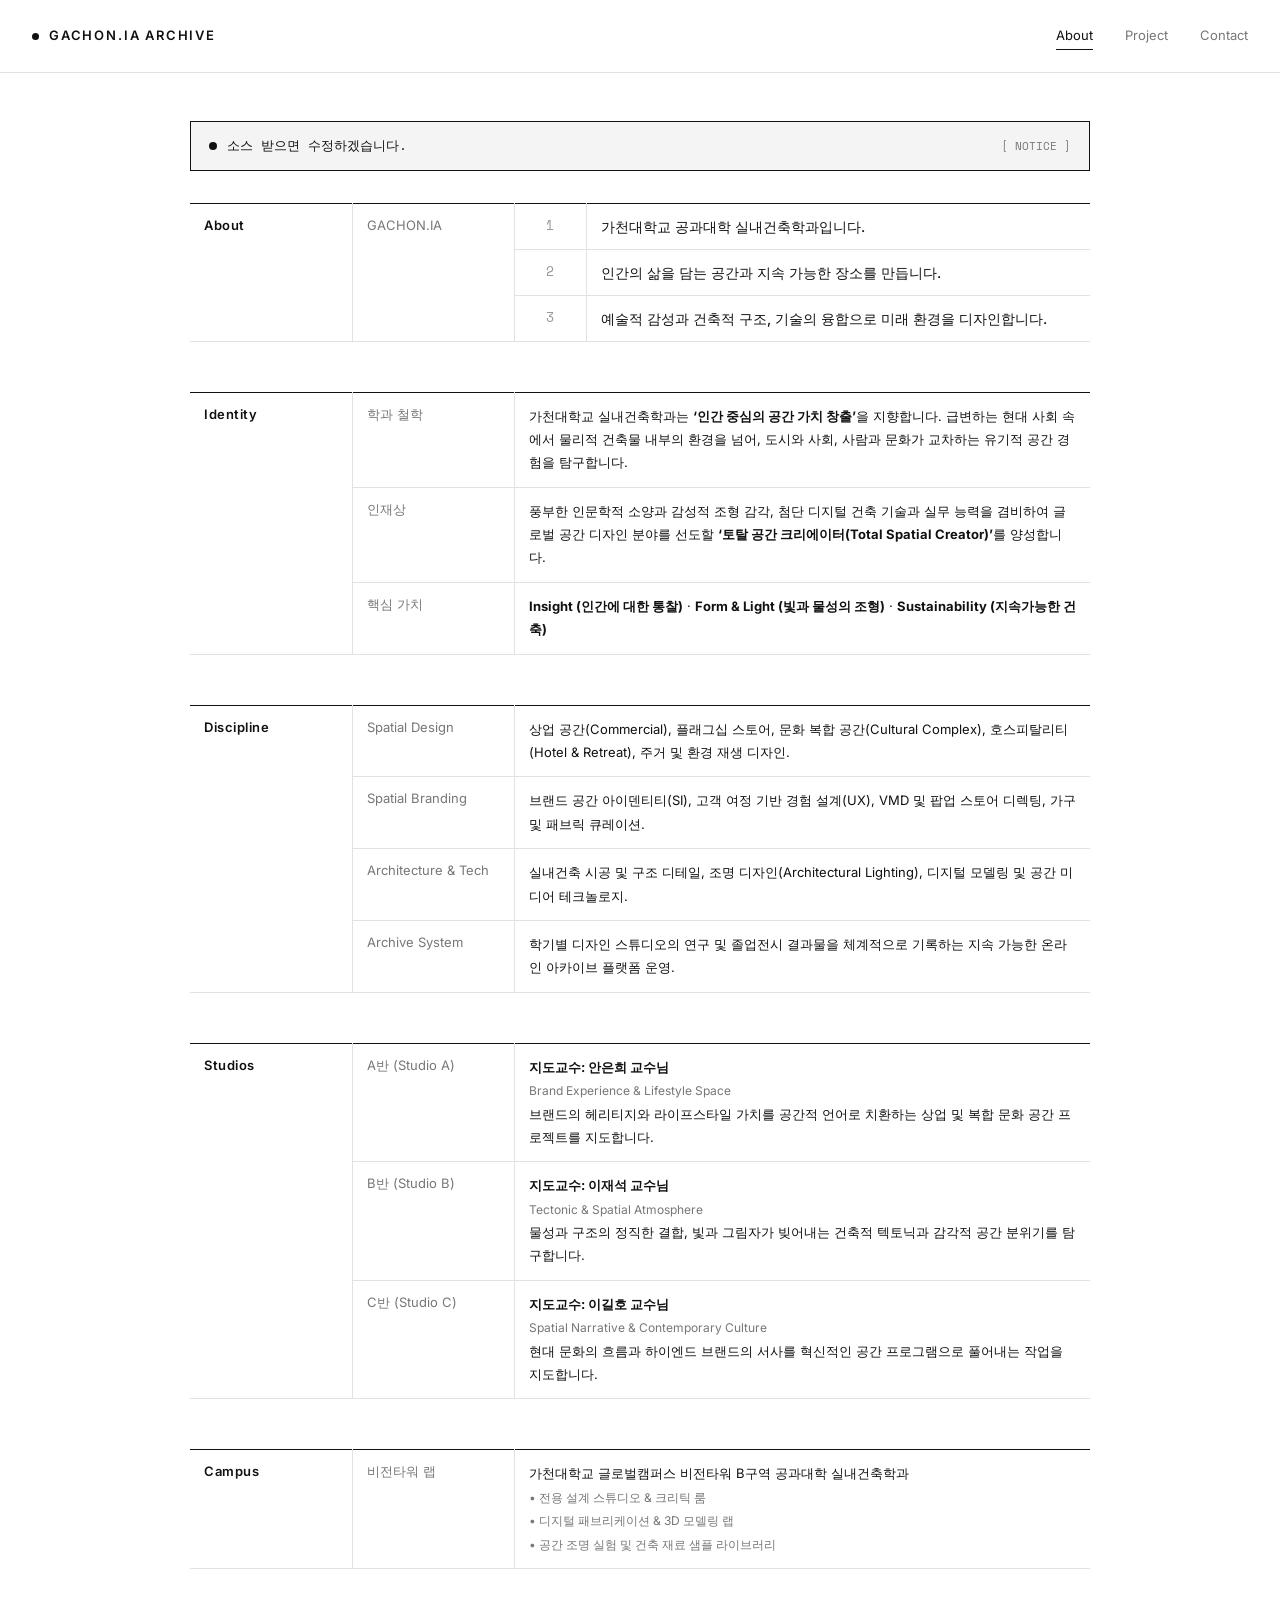
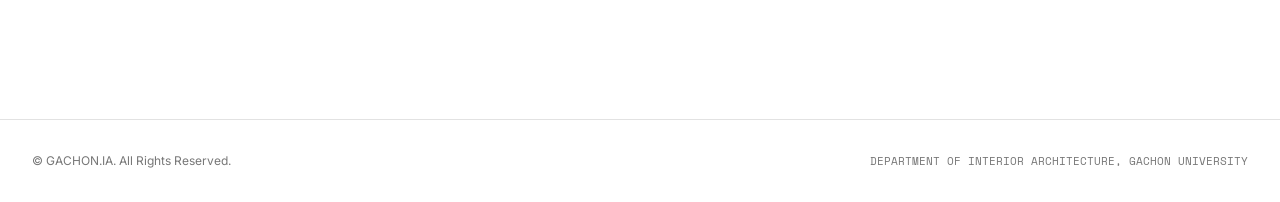
<file: about.html>
<!DOCTYPE html>
<html lang="ko">
<head>
  <meta charset="UTF-8">
  <meta name="viewport" content="width=device-width, initial-scale=1.0">
  <meta name="description" content="About — 가천대학교 공과대학 실내건축학과 (Department of Interior Architecture, Gachon University)">
  <title>About — GACHON.IA</title>
  <link rel="stylesheet" href="css/style.css">
</head>
<body>

  <!-- Site Header -->
  <header class="site-header">
    <div class="header-inner">
      <a href="index.html" class="site-logo">
        <span class="logo-badge"></span>
        GACHON.IA Archive
      </a>
      <nav class="site-nav">
        <a href="about.html" class="nav-link active">About</a>
        <a href="index.html" class="nav-link">Project</a>
        <a href="contact.html" class="nav-link">Contact</a>
      </nav>
    </div>
  </header>

  <!-- Main Content -->
  <main class="main-content">
    <div class="about-wrap">
      
      <!-- Notice Banner -->
      <div style="font-family: var(--font-mono); font-size: 13px; color: #111; padding: 14px 18px; background: #f4f4f4; border: 1px solid #111; margin-bottom: 32px; display: flex; align-items: center; justify-content: space-between;">
        <div style="display: flex; align-items: center; gap: 10px;">
          <span style="display: inline-block; width: 8px; height: 8px; background: #111; border-radius: 50%;"></span>
          <span style="font-weight: 500;">소스 받으면 수정하겠습니다.</span>
        </div>
        <span style="font-size: 11px; color: #777;">[ NOTICE ]</span>
      </div>

      <!-- Department Manifesto Table (T-FP Style) -->
      <table class="manifesto-table">
        <tbody>
          <tr>
            <td class="col-label" rowspan="3">About</td>
            <td class="col-sublabel" rowspan="3">GACHON.IA</td>
            <td class="col-index">1</td>
            <td class="col-manifesto-text">가천대학교 공과대학 실내건축학과입니다.</td>
          </tr>
          <tr>
            <td class="col-index">2</td>
            <td class="col-manifesto-text">인간의 삶을 담는 공간과 지속 가능한 장소를 만듭니다.</td>
          </tr>
          <tr>
            <td class="col-index">3</td>
            <td class="col-manifesto-text">예술적 감성과 건축적 구조, 기술의 융합으로 미래 환경을 디자인합니다.</td>
          </tr>
        </tbody>
      </table>

      <!-- Department Vision & Philosophy Table -->
      <table class="spec-table">
        <tbody>
          <tr>
            <td class="col-label" rowspan="3">Identity</td>
            <td class="col-sublabel">학과 철학</td>
            <td style="line-height: 1.8;">
              가천대학교 실내건축학과는 <strong>‘인간 중심의 공간 가치 창출’</strong>을 지향합니다. 급변하는 현대 사회 속에서 물리적 건축물 내부의 환경을 넘어, 도시와 사회, 사람과 문화가 교차하는 유기적 공간 경험을 탐구합니다.
            </td>
          </tr>
          <tr>
            <td class="col-sublabel">인재상</td>
            <td style="line-height: 1.8;">
              풍부한 인문학적 소양과 감성적 조형 감각, 첨단 디지털 건축 기술과 실무 능력을 겸비하여 글로벌 공간 디자인 분야를 선도할 <strong>‘토탈 공간 크리에이터(Total Spatial Creator)’</strong>를 양성합니다.
            </td>
          </tr>
          <tr>
            <td class="col-sublabel">핵심 가치</td>
            <td style="line-height: 1.8;">
              <strong>Insight (인간에 대한 통찰)</strong> &middot; 
              <strong>Form & Light (빛과 물성의 조형)</strong> &middot; 
              <strong>Sustainability (지속가능한 건축)</strong>
            </td>
          </tr>
        </tbody>
      </table>

      <!-- Curriculum & Discipline Scope -->
      <table class="spec-table">
        <tbody>
          <tr>
            <td class="col-label" rowspan="4">Discipline</td>
            <td class="col-sublabel">Spatial Design</td>
            <td style="line-height: 1.8;">
              상업 공간(Commercial), 플래그십 스토어, 문화 복합 공간(Cultural Complex), 호스피탈리티(Hotel & Retreat), 주거 및 환경 재생 디자인.
            </td>
          </tr>
          <tr>
            <td class="col-sublabel">Spatial Branding</td>
            <td style="line-height: 1.8;">
              브랜드 공간 아이덴티티(SI), 고객 여정 기반 경험 설계(UX), VMD 및 팝업 스토어 디렉팅, 가구 및 패브릭 큐레이션.
            </td>
          </tr>
          <tr>
            <td class="col-sublabel">Architecture & Tech</td>
            <td style="line-height: 1.8;">
              실내건축 시공 및 구조 디테일, 조명 디자인(Architectural Lighting), 디지털 모델링 및 공간 미디어 테크놀로지.
            </td>
          </tr>
          <tr>
            <td class="col-sublabel">Archive System</td>
            <td style="line-height: 1.8;">
              학기별 디자인 스튜디오의 연구 및 졸업전시 결과물을 체계적으로 기록하는 지속 가능한 온라인 아카이브 플랫폼 운영.
            </td>
          </tr>
        </tbody>
      </table>

      <!-- Studios & Faculty Overview -->
      <table class="spec-table">
        <tbody>
          <tr>
            <td class="col-label" rowspan="3">Studios</td>
            <td class="col-sublabel">A반 (Studio A)</td>
            <td style="line-height: 1.8;">
              <strong>지도교수: 안은희 교수님</strong><br>
              <span style="color: var(--text-muted); font-size: 12px;">Brand Experience & Lifestyle Space</span><br>
              브랜드의 헤리티지와 라이프스타일 가치를 공간적 언어로 치환하는 상업 및 복합 문화 공간 프로젝트를 지도합니다.
            </td>
          </tr>
          <tr>
            <td class="col-sublabel">B반 (Studio B)</td>
            <td style="line-height: 1.8;">
              <strong>지도교수: 이재석 교수님</strong><br>
              <span style="color: var(--text-muted); font-size: 12px;">Tectonic & Spatial Atmosphere</span><br>
              물성과 구조의 정직한 결합, 빛과 그림자가 빚어내는 건축적 텍토닉과 감각적 공간 분위기를 탐구합니다.
            </td>
          </tr>
          <tr>
            <td class="col-sublabel">C반 (Studio C)</td>
            <td style="line-height: 1.8;">
              <strong>지도교수: 이길호 교수님</strong><br>
              <span style="color: var(--text-muted); font-size: 12px;">Spatial Narrative & Contemporary Culture</span><br>
              현대 문화의 흐름과 하이엔드 브랜드의 서사를 혁신적인 공간 프로그램으로 풀어내는 작업을 지도합니다.
            </td>
          </tr>
        </tbody>
      </table>

      <!-- Environment & Facilities -->
      <table class="spec-table">
        <tbody>
          <tr>
            <td class="col-label">Campus</td>
            <td class="col-sublabel">비전타워 랩</td>
            <td style="line-height: 1.8;">
              가천대학교 글로벌캠퍼스 비전타워 B구역 공과대학 실내건축학과<br>
              <span style="color: var(--text-muted); font-size: 12px;">
                &bull; 전용 설계 스튜디오 & 크리틱 룸<br>
                &bull; 디지털 패브리케이션 & 3D 모델링 랩<br>
                &bull; 공간 조명 실험 및 건축 재료 샘플 라이브러리
              </span>
            </td>
          </tr>
        </tbody>
      </table>

    </div>
  </main>

  <!-- Site Footer -->
  <footer class="site-footer">
    <div class="footer-inner">
      <div>&copy; GACHON.IA. All Rights Reserved.</div>
      <div class="footer-credits">DEPARTMENT OF INTERIOR ARCHITECTURE, GACHON UNIVERSITY</div>
    </div>
  </footer>

  <script src="js/data.js"></script>
</body>
</html>
</file>
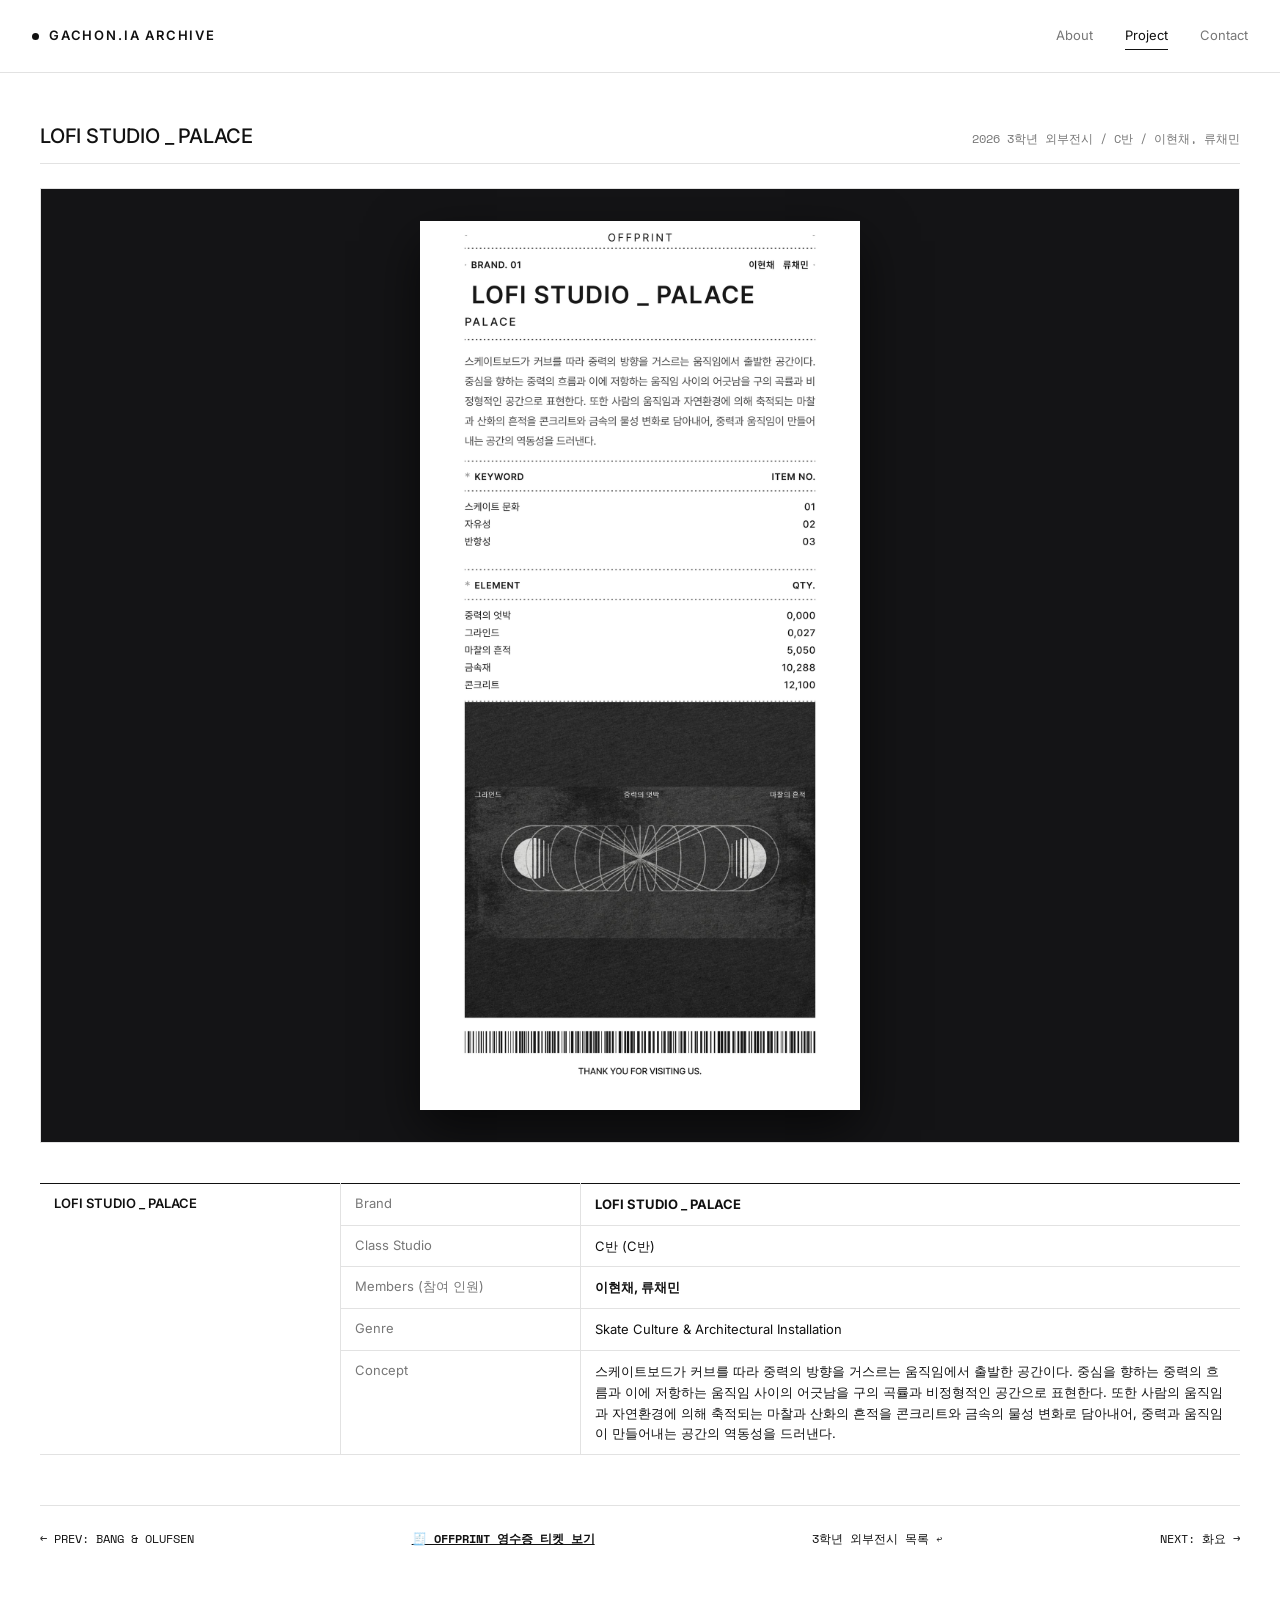
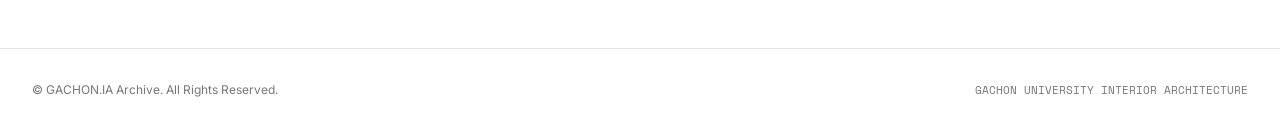
<file: project.html>
<!DOCTYPE html>
<html lang="ko">

<head>
  <meta charset="UTF-8">
  <meta name="viewport" content="width=device-width, initial-scale=1.0">
  <meta name="description" content="Project Detail — GACHON.IA Archive">
  <title>Project — GACHON.IA Archive</title>
  <link rel="stylesheet" href="css/style.css?v=20261111_3">
</head>

<body>

  <!-- Site Header -->
  <header class="site-header">
    <div class="header-inner">
      <a href="index.html" class="site-logo">
        <span class="logo-badge"></span>
        GACHON.IA Archive
      </a>
      <nav class="site-nav">
        <a href="about.html" class="nav-link">About</a>
        <a href="index.html" class="nav-link active">Project</a>
        <a href="contact.html" class="nav-link">Contact</a>
      </nav>
    </div>
  </header>

  <!-- Main Content -->
  <main class="main-content">
    <div class="project-detail-wrap">

      <!-- Top Title Bar -->
      <div class="project-header-bar">
        <h1 class="project-main-title" id="project-title">Loading Project...</h1>
        <div class="project-breadcrumbs" id="project-breadcrumb">A반 / 화요 (Hwayo) / 장효진, 하은지</div>
      </div>

      <!-- High-Impact Image Slider -->
      <div class="project-slider" id="project-slider">
        <div class="slider-track" id="slider-track">
          <!-- Populated by project.js -->
        </div>

        <!-- Slider Controls -->
        <button class="slider-nav-btn slider-prev" id="slider-prev" aria-label="Previous Slide">&#x2190;</button>
        <button class="slider-nav-btn slider-next" id="slider-next" aria-label="Next Slide">&#x2192;</button>

        <!-- Slider Dots -->
        <div class="slider-indicators" id="slider-indicators"></div>
      </div>

      <!-- Specification Table -->
      <table class="project-spec-table">
        <tbody id="project-spec-body">
          <!-- Populated by project.js -->
        </tbody>
      </table>

      <!-- Prev / Next Project Navigation Bar -->
      <div class="project-pagination-bar">
        <a href="#" class="pagination-link" id="prev-project-link">&#x2190; PREVIOUS PROJECT</a>
        <a href="#" class="pagination-link" id="receipt-project-link"
          style="color: #111111; font-weight: 700; text-decoration: underline;">🧾 OFFPRINT 영수증 티켓 보기</a>
        <a href="exhibition.html" class="pagination-link">3학년 외부전시 목록 &#x21A9;</a>
        <a href="#" class="pagination-link" id="next-project-link">NEXT PROJECT &#x2192;</a>
      </div>

    </div>
  </main>

  <!-- Site Footer -->
  <footer class="site-footer">
    <div class="footer-inner">
      <div>&copy; GACHON.IA Archive. All Rights Reserved.</div>
      <div class="footer-credits">GACHON UNIVERSITY INTERIOR ARCHITECTURE</div>
    </div>
  </footer>

  <!-- Scripts -->
  <script src="js/data.js?v=20261116_13"></script>
  <script src="js/project.js?v=20261116_13"></script>
</body>

</html>
</file>
<file: css/style.css>
/* ==========================================================================
   THE ARCHIVE - Design System & Stylesheet
   Inspired by THE FIRST PENGUIN (t-fp.kr)
   Minimalist Swiss Typographic & Archive Catalog Style
   ========================================================================== */

@import url('https://fonts.googleapis.com/css2?family=Inter:wght@300;400;500;600&family=Space+Mono:wght@400;700&display=swap');

:root {
  --bg: #ffffff;
  --bg-subtle: #f8f8f8;
  --text-main: #111111;
  --text-muted: #777777;
  --text-light: #999999;
  --border: #e2e2e2;
  --border-dark: #111111;
  
  --font-sans: 'Inter', -apple-system, BlinkMacSystemFont, "Segoe UI", Roboto, sans-serif;
  --font-mono: 'Space Mono', Menlo, Consolas, monospace;
  
  --transition: 0.18s cubic-bezier(0.16, 1, 0.3, 1);
  --header-height: 72px;
}

/* Reset & Base */
*, *::before, *::after {
  box-sizing: border-box;
  margin: 0;
  padding: 0;
}

html {
  font-size: 14px;
  background-color: var(--bg);
  color: var(--text-main);
  text-rendering: optimizeLegibility;
  -webkit-font-smoothing: antialiased;
  -moz-osx-font-smoothing: grayscale;
}

body {
  font-family: var(--font-sans);
  line-height: 1.5;
  min-height: 100vh;
  display: flex;
  flex-direction: column;
}

a {
  color: inherit;
  text-decoration: none;
  transition: opacity var(--transition), color var(--transition);
}

img {
  max-width: 100%;
  height: auto;
  display: block;
}

button {
  font-family: inherit;
  background: none;
  border: none;
  cursor: pointer;
}

/* ==========================================================================
   Header & Navigation
   ========================================================================== */
.site-header {
  position: sticky;
  top: 0;
  background: rgba(255, 255, 255, 0.94);
  backdrop-filter: blur(8px);
  -webkit-backdrop-filter: blur(8px);
  z-index: 100;
  border-bottom: 1px solid var(--border);
}

.header-inner {
  max-width: 1400px;
  margin: 0 auto;
  padding: 0 32px;
  height: var(--header-height);
  display: flex;
  align-items: center;
  justify-content: space-between;
}

.site-logo {
  font-family: var(--font-sans);
  font-size: 13px;
  font-weight: 600;
  letter-spacing: 0.14em;
  text-transform: uppercase;
  display: flex;
  align-items: center;
  gap: 10px;
}

.logo-badge {
  display: inline-block;
  width: 7px;
  height: 7px;
  background-color: var(--text-main);
  border-radius: 50%;
}

.site-nav {
  display: flex;
  align-items: center;
  gap: 32px;
}

.nav-link {
  font-size: 13px;
  font-weight: 400;
  color: var(--text-muted);
  position: relative;
  padding: 4px 0;
  transition: color var(--transition);
}

.nav-link:hover,
.nav-link.active {
  color: var(--text-main);
}

.nav-link.active::after {
  content: '';
  position: absolute;
  bottom: 0;
  left: 0;
  width: 100%;
  height: 1px;
  background-color: var(--text-main);
}

.menu-toggle {
  display: none;
  flex-direction: column;
  gap: 5px;
  padding: 8px;
}

.menu-toggle span {
  display: block;
  width: 20px;
  height: 1.5px;
  background-color: var(--text-main);
  transition: var(--transition);
}

/* ==========================================================================
   Page Container & Layout
   ========================================================================== */
.main-content {
  flex: 1;
  max-width: 1400px;
  width: 100%;
  margin: 0 auto;
  padding: 48px 32px 100px;
}

/* Sub Navigation / Category Filter */
.category-filter-bar {
  display: flex;
  align-items: center;
  justify-content: space-between;
  margin-bottom: 28px;
  padding-bottom: 14px;
  border-bottom: 1px solid var(--border);
  font-size: 12px;
}

.category-tags {
  display: flex;
  gap: 20px;
}

.filter-btn {
  color: var(--text-muted);
  font-size: 12px;
  text-transform: uppercase;
  letter-spacing: 0.06em;
  padding: 2px 0;
  position: relative;
  transition: color var(--transition);
}

.filter-btn:hover,
.filter-btn.active {
  color: var(--text-main);
  font-weight: 500;
}

.filter-btn.active::after {
  content: '';
  position: absolute;
  bottom: -2px;
  left: 0;
  width: 100%;
  height: 1px;
  background: var(--text-main);
}

.archive-stats {
  font-family: var(--font-mono);
  color: var(--text-light);
  font-size: 11px;
}

/* ==========================================================================
   T-FP Signature Archive Table (Multi-column)
   ========================================================================== */
.archive-grid-wrap {
  display: grid;
  grid-template-columns: repeat(3, 1fr);
  gap: 40px;
  align-items: start;
}

.archive-column {
  display: flex;
  flex-direction: column;
  gap: 32px;
}

.year-block {
  width: 100%;
}

.archive-table {
  width: 100%;
  border-collapse: collapse;
  font-size: 13px;
  border-top: 1px solid var(--border-dark);
  table-layout: fixed;
}

.archive-table tr {
  border-bottom: 1px solid var(--border);
  transition: background-color var(--transition);
}

.archive-table tr:hover {
  background-color: #fafafa;
}

.archive-table td {
  padding: 10px 10px;
  vertical-align: middle;
  word-break: keep-all;
}

.col-year {
  width: 52px;
  font-family: var(--font-sans);
  font-size: 12px;
  font-weight: 600;
  color: var(--text-main);
  border-right: 1px solid var(--border);
  padding-right: 10px !important;
  white-space: nowrap;
  vertical-align: top !important;
}

.col-title {
  width: auto;
  padding-left: 12px !important;
}

.col-title a {
  display: block;
  color: var(--text-main);
  text-decoration: none;
  font-weight: 500;
  line-height: 1.4;
  word-break: keep-all;
}

.col-title a:hover {
  text-decoration: underline;
}

.col-location {
  width: 128px;
  text-align: right;
  font-size: 12px;
  color: var(--text-muted);
  line-height: 1.4;
  white-space: nowrap;
  word-break: keep-all;
}

/* ==========================================================================
   Signature Hover Cursor Preview (Receipt Preview)
   ========================================================================== */
.cursor-preview-card {
  position: fixed;
  top: 0;
  left: 0;
  width: 240px;
  height: auto;
  max-height: 490px;
  pointer-events: none;
  z-index: 1000;
  opacity: 0;
  visibility: hidden;
  transform: translate3d(-9999px, -9999px, 0);
  transition: opacity 0.22s ease, transform 0.08s linear, visibility 0.22s;
  background-color: #ffffff;
  border: 1px solid rgba(0, 0, 0, 0.14);
  box-shadow: 0 20px 48px rgba(0, 0, 0, 0.22);
  overflow: hidden;
}

.cursor-preview-card.visible {
  opacity: 1;
  visibility: visible;
}

.cursor-preview-img {
  width: 100%;
  height: auto;
  object-fit: contain;
  display: block;
}

.cursor-preview-meta {
  display: none;
}

/* ==========================================================================
   About Page Styles
   ========================================================================== */
.about-wrap {
  max-width: 900px;
  margin: 0 auto;
}

.manifesto-table,
.people-table,
.spec-table {
  width: 100%;
  border-collapse: collapse;
  font-size: 13px;
  margin-bottom: 50px;
  border-top: 1px solid var(--border-dark);
}

.manifesto-table tr,
.people-table tr,
.spec-table tr {
  border-bottom: 1px solid var(--border);
}

.manifesto-table td,
.people-table td,
.spec-table td {
  padding: 12px 14px;
  vertical-align: top;
}

.col-label {
  font-weight: 600;
  width: 18%;
  border-right: 1px solid var(--border);
  letter-spacing: 0.04em;
}

.col-sublabel {
  width: 18%;
  color: var(--text-muted);
  border-right: 1px solid var(--border);
}

.col-index {
  width: 8%;
  font-family: var(--font-mono);
  color: var(--text-light);
  border-right: 1px solid var(--border);
  text-align: center;
}

.col-manifesto-text {
  font-size: 14px;
  font-weight: 500;
}

.person-item {
  display: flex;
  align-items: center;
  justify-content: space-between;
}

.person-photo-preview {
  width: 36px;
  height: 36px;
  border-radius: 50%;
  object-fit: cover;
  border: 1px solid var(--border);
}

/* ==========================================================================
   Project Detail View Styles
   ========================================================================== */
.project-detail-wrap {
  max-width: 1200px;
  margin: 0 auto;
}

.project-header-bar {
  display: flex;
  justify-content: space-between;
  align-items: baseline;
  margin-bottom: 24px;
  padding-bottom: 12px;
  border-bottom: 1px solid var(--border);
}

.project-main-title {
  font-size: 20px;
  font-weight: 500;
  letter-spacing: -0.01em;
}

.project-breadcrumbs {
  font-size: 12px;
  font-family: var(--font-mono);
  color: var(--text-muted);
}

/* Big Image Slider */
.project-slider {
  position: relative;
  width: 100%;
  aspect-ratio: 16 / 10;
  background-color: var(--bg-subtle);
  overflow: hidden;
  margin-bottom: 40px;
  border: 1px solid var(--border);
}

.slider-track {
  width: 100%;
  height: 100%;
  position: relative;
}

.slide-item {
  position: absolute;
  inset: 0;
  opacity: 0;
  visibility: hidden;
  transition: opacity 0.4s ease, visibility 0.4s;
}

.slide-item.active {
  opacity: 1;
  visibility: visible;
}

.slide-item img {
  width: 100%;
  height: 100%;
  object-fit: cover;
}

.slider-nav-btn {
  position: absolute;
  top: 50%;
  transform: translateY(-50%);
  width: 48px;
  height: 48px;
  background: rgba(255, 255, 255, 0.85);
  display: flex;
  align-items: center;
  justify-content: center;
  z-index: 10;
  transition: background var(--transition);
  font-size: 18px;
  border: 1px solid rgba(0, 0, 0, 0.08);
}

.slider-nav-btn:hover {
  background: #ffffff;
}

.slider-prev {
  left: 16px;
}

.slider-next {
  right: 16px;
}

.slider-indicators {
  position: absolute;
  bottom: 16px;
  left: 50%;
  transform: translateX(-50%);
  display: flex;
  gap: 8px;
  z-index: 10;
  background: rgba(0, 0, 0, 0.35);
  padding: 6px 12px;
  border-radius: 20px;
  backdrop-filter: blur(4px);
}

.slider-indicator {
  width: 7px;
  height: 7px;
  border-radius: 50%;
  background-color: rgba(255, 255, 255, 0.4);
  cursor: pointer;
  transition: background-color var(--transition), transform var(--transition);
}

.slider-indicator.active {
  background-color: #ffffff;
  transform: scale(1.2);
}

/* Project Spec Table */
.project-spec-table {
  width: 100%;
  border-collapse: collapse;
  font-size: 13px;
  border-top: 1px solid var(--border-dark);
  margin-bottom: 50px;
}

.project-spec-table tr {
  border-bottom: 1px solid var(--border);
}

.project-spec-table td {
  padding: 10px 14px;
  vertical-align: top;
}

.spec-name-col {
  width: 25%;
  font-weight: 600;
  border-right: 1px solid var(--border);
}

.spec-key-col {
  width: 20%;
  color: var(--text-muted);
  border-right: 1px solid var(--border);
}

.spec-val-col {
  width: 55%;
  line-height: 1.6;
}

/* Project Pagination Footer */
.project-pagination-bar {
  display: flex;
  justify-content: space-between;
  padding-top: 24px;
  border-top: 1px solid var(--border);
  font-size: 12px;
  font-family: var(--font-mono);
}

.pagination-link:hover {
  text-decoration: underline;
}

/* ==========================================================================
   Contact Page & Schematic Map
   ========================================================================== */
.contact-wrap {
  max-width: 900px;
  margin: 0 auto;
}

.schematic-map-box {
  width: 100%;
  background: var(--bg-subtle);
  border: 1px solid var(--border);
  padding: 32px;
  font-family: var(--font-mono);
  font-size: 12px;
  position: relative;
  min-height: 220px;
  display: flex;
  flex-direction: column;
  justify-content: space-between;
}

.map-pin {
  display: inline-flex;
  align-items: center;
  gap: 8px;
  font-weight: 700;
  background: var(--text-main);
  color: #fff;
  padding: 4px 10px;
}

.subway-station {
  color: var(--text-muted);
  border-bottom: 1px dashed var(--text-light);
  padding-bottom: 2px;
}

/* ==========================================================================
   Site Footer
   ========================================================================== */
.site-footer {
  border-top: 1px solid var(--border);
  padding: 32px 0;
  margin-top: auto;
  font-size: 12px;
  color: var(--text-muted);
}

.footer-inner {
  max-width: 1400px;
  margin: 0 auto;
  padding: 0 32px;
  display: flex;
  justify-content: space-between;
  align-items: center;
}

.footer-credits {
  font-family: var(--font-mono);
  font-size: 11px;
}

/* ==========================================================================
   Responsive Breakpoints
   ========================================================================== */
@media (max-width: 1024px) {
  .archive-grid-wrap {
    grid-template-columns: repeat(2, 1fr);
    gap: 28px;
  }
}

@media (max-width: 768px) {
  .header-inner {
    padding: 0 20px;
    height: 60px;
  }
  
  .main-content {
    padding: 24px 20px 60px;
  }
  
  .archive-grid-wrap {
    grid-template-columns: 1fr;
    gap: 24px;
  }
  
  .category-filter-bar {
    flex-direction: column;
    align-items: flex-start;
    gap: 12px;
  }
  
  .category-tags {
    flex-wrap: wrap;
    gap: 12px;
  }
  
  .cursor-preview-card {
    display: none !important; /* Hide floating card on mobile, replace with inline */
  }
  
  .project-slider {
    aspect-ratio: 4 / 3;
  }
  
  .footer-inner {
    flex-direction: column;
    gap: 12px;
    text-align: center;
    padding: 0 20px;
  }
  
  .col-label, .col-sublabel {
    width: 30%;
  }
  
  .spec-name-col {
    width: 35%;
  }
}
</file>
